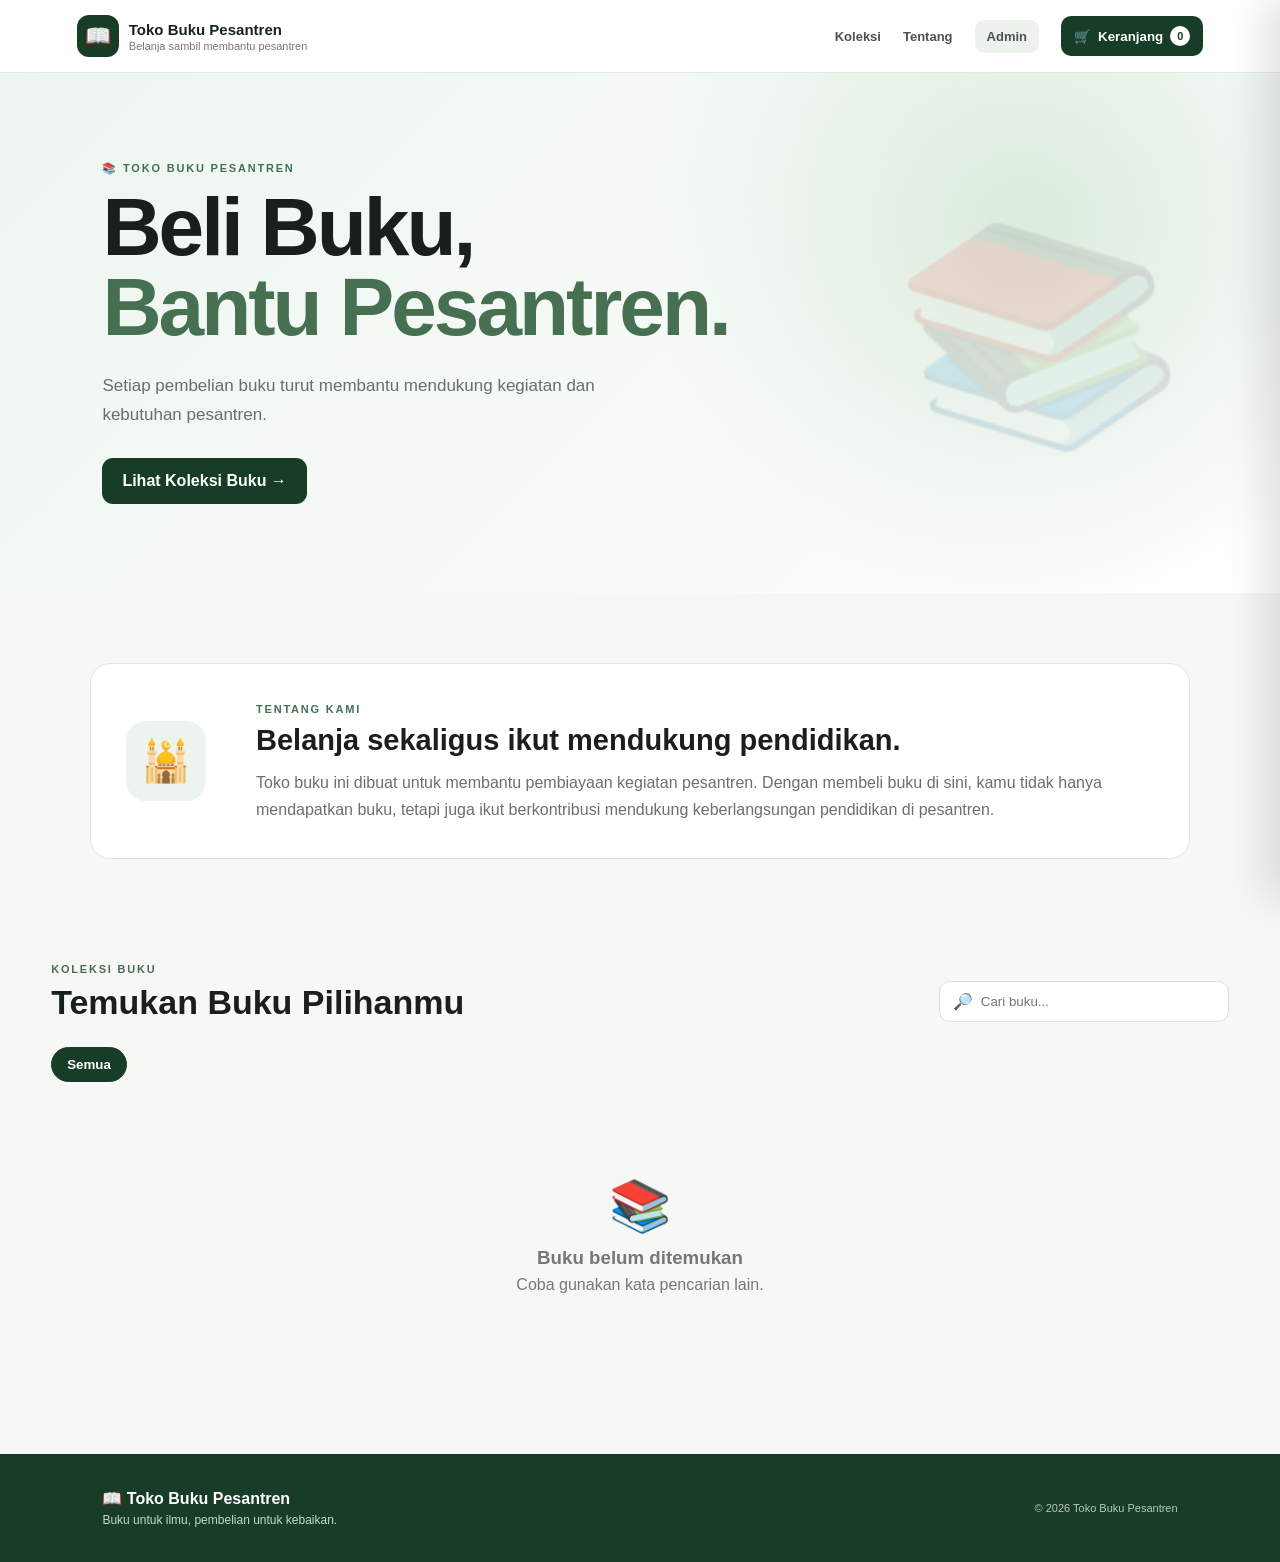
<file: index.html>
<!DOCTYPE html>
<html lang="id">
<head>
  <meta charset="UTF-8">
  <meta name="viewport" content="width=device-width, initial-scale=1.0">

  <title>Toko Buku Pesantren</title>

  <link rel="stylesheet" href="style.css">
</head>

<body>

  <!-- NAVBAR -->

  <header class="navbar">

    <a href="#" class="brand">
      <div class="brand-icon">📖</div>

      <div>
        <strong>Toko Buku Pesantren</strong>
        <span>Belanja sambil membantu pesantren</span>
      </div>
    </a>

    <div class="nav-actions">

      <a href="#koleksi">
        Koleksi
      </a>

      <a href="#tentang">
        Tentang
      </a>

      <a href="admin.html" class="admin-link">
        Admin
      </a>

      <button
        id="cartButton"
        class="cart-button"
      >
        🛒
        <span>Keranjang</span>
        <b id="cartCount">0</b>
      </button>

    </div>

  </header>


  <!-- HERO -->

  <section class="hero">

    <div class="hero-content">

      <div class="hero-label">
        📚 TOKO BUKU PESANTREN
      </div>

      <h1>
        Beli Buku,<br>
        <span>Bantu Pesantren.</span>
      </h1>

      <p>
        Setiap pembelian buku turut membantu
        mendukung kegiatan dan kebutuhan
        pesantren.
      </p>

      <a
        href="#koleksi"
        class="hero-button"
      >
        Lihat Koleksi Buku →
      </a>

    </div>

    <div class="hero-decoration">
      📚
    </div>

  </section>


  <!-- ABOUT -->

  <section
    id="tentang"
    class="about"
  >

    <div class="about-icon">
      🕌
    </div>

    <div>

      <span class="section-label">
        TENTANG KAMI
      </span>

      <h2>
        Belanja sekaligus ikut
        mendukung pendidikan.
      </h2>

      <p>
        Toko buku ini dibuat untuk membantu
        pembiayaan kegiatan pesantren.
        Dengan membeli buku di sini, kamu
        tidak hanya mendapatkan buku,
        tetapi juga ikut berkontribusi
        mendukung keberlangsungan pendidikan
        di pesantren.
      </p>

    </div>

  </section>


  <!-- COLLECTION -->

  <main
    id="koleksi"
    class="shop"
  >

    <div class="shop-heading">

      <div>

        <span class="section-label">
          KOLEKSI BUKU
        </span>

        <h2>
          Temukan Buku Pilihanmu
        </h2>

      </div>

      <div class="search-box">

        🔎

        <input
          id="searchInput"
          type="search"
          placeholder="Cari buku..."
        >

      </div>

    </div>


    <!-- CATEGORIES -->

    <div
      id="categoryList"
      class="categories"
    ></div>


    <!-- BOOKS -->

    <div
      id="bookGrid"
      class="book-grid"
    ></div>

  </main>


  <!-- CART OVERLAY -->

  <div
    id="cartOverlay"
    class="overlay"
  ></div>


  <!-- CART -->

  <aside
    id="cartPanel"
    class="cart-panel"
  >

    <div class="cart-header">

      <div>
        <span class="section-label">
          PESANAN
        </span>

        <h2>
          Keranjang
        </h2>
      </div>

      <button
        id="closeCart"
        class="close-button"
      >
        ×
      </button>

    </div>


    <div
      id="cartItems"
      class="cart-items"
    ></div>


    <div class="cart-footer">

      <div class="cart-total">

        <span>
          Total
        </span>

        <strong id="cartTotal">
          Rp0
        </strong>

      </div>

      <button
        id="checkoutButton"
        class="checkout-button"
      >
        💬 Pesan via WhatsApp
      </button>

      <small>
        Pesanan akan dikirim ke WhatsApp
        untuk dikonfirmasi.
      </small>

    </div>

  </aside>


  <!-- FOOTER -->

  <footer>

    <div>

      <strong>
        📖 Toko Buku Pesantren
      </strong>

      <p>
        Buku untuk ilmu, pembelian
        untuk kebaikan.
      </p>

    </div>

    <div>
      © 2026 Toko Buku Pesantren
    </div>

  </footer>

  <!-- CHECKOUT MODAL -->

<div id="checkoutModal" class="checkout-modal">

  <div class="checkout-box">

    <div class="checkout-header">

      <div>
        <span class="section-label">
          CHECKOUT
        </span>

        <h2>Data Pembeli</h2>
      </div>

      <button
        id="closeCheckout"
        class="close-button"
        type="button"
      >
        ×
      </button>

    </div>


    <form id="checkoutForm">

      <label>
        Nama Lengkap
        <input
          id="customerName"
          type="text"
          placeholder="Masukkan nama lengkap"
          required
        >
      </label>


      <label>
        Nomor WhatsApp
        <input
          id="customerPhone"
          type="tel"
          placeholder="08xxxxxxxxxx"
          required
        >
      </label>


      <label>
        Pilihan Pengiriman

        <select
          id="deliveryMethod"
          required
        >

          <option value="">
            Pilih pengiriman
          </option>

          <option value="Ambil langsung">
            🏫 Ambil langsung
          </option>

          <option value="Dikirim">
            🚚 Dikirim
          </option>

        </select>

      </label>


      <label
        id="addressGroup"
        class="address-group"
      >

        Alamat Lengkap

        <textarea
          id="customerAddress"
          rows="3"
          placeholder="Nama jalan, nomor rumah, kecamatan, kota..."
        ></textarea>

      </label>


      <label>

        Catatan Pesanan

        <textarea
          id="customerNote"
          rows="3"
          placeholder="Contoh: Tolong dikirim sore hari."
        ></textarea>

      </label>


      <div class="checkout-summary">

        <div>
          <span>
            Total Buku
          </span>

          <strong id="checkoutBookCount">
            0
          </strong>
        </div>


        <div class="checkout-grand-total">

          <span>
            Total
          </span>

          <strong id="checkoutGrandTotal">
            Rp0
          </strong>

        </div>

      </div>


      <button
        type="submit"
        class="checkout-submit"
      >
        💬 Lanjut ke WhatsApp
      </button>

    </form>

  </div>

</div>


  <script src="script.js"></script>

</body>
</html>
</file>
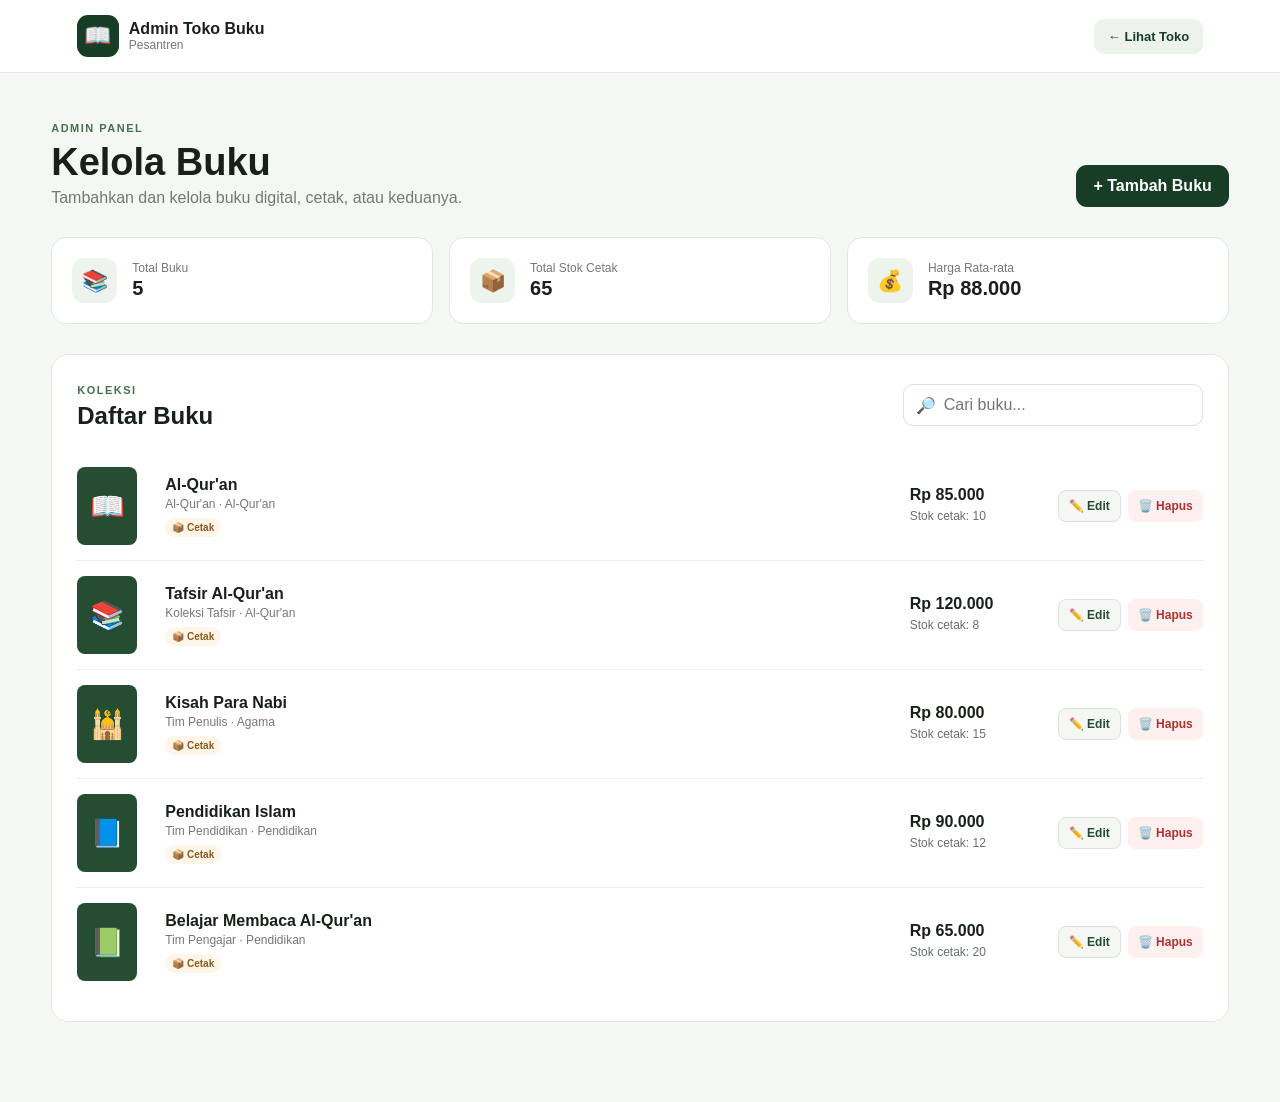
<file: admin.html>
<!DOCTYPE html>
<html lang="id">
<head>
  <meta charset="UTF-8">
  <meta name="viewport" content="width=device-width, initial-scale=1.0">
  <title>Admin - Toko Buku Pesantren</title>
  <link rel="stylesheet" href="admin.css">
</head>

<body>
  <header class="admin-navbar">
    <div class="admin-brand">
      <div class="admin-logo">📖</div>
      <div>
        <strong>Admin Toko Buku</strong>
        <span>Pesantren</span>
      </div>
    </div>

    <a href="index.html" class="store-link">← Lihat Toko</a>
  </header>

  <main class="admin-container">
    <div class="page-heading">
      <div>
        <span>ADMIN PANEL</span>
        <h1>Kelola Buku</h1>
        <p>Tambahkan dan kelola buku digital, cetak, atau keduanya.</p>
      </div>
      <button id="addNewBookButton" class="primary-button">+ Tambah Buku</button>
    </div>

    <section class="stats">
      <div class="stat-card">
        <span>📚</span>
        <div>
          <small>Total Buku</small>
          <strong id="totalBooks">0</strong>
        </div>
      </div>

      <div class="stat-card">
        <span>📦</span>
        <div>
          <small>Total Stok Cetak</small>
          <strong id="totalStock">0</strong>
        </div>
      </div>

      <div class="stat-card">
        <span>💰</span>
        <div>
          <small>Harga Rata-rata</small>
          <strong id="averagePrice">Rp0</strong>
        </div>
      </div>
    </section>

    <section id="bookFormSection" class="form-section hidden">
      <div class="section-title">
        <div>
          <span>FORM BUKU</span>
          <h2 id="formTitle">Tambah Buku</h2>
        </div>
        <button id="cancelForm" class="close-form" type="button">×</button>
      </div>

      <form id="bookForm">
        <input type="hidden" id="bookId">

        <div class="form-grid">
          <div class="cover-upload">
            <div id="coverPreview" class="cover-preview">📖</div>

            <label class="upload-button">
              🖼️ Pilih Cover
              <input type="file" id="bookImage" accept="image/*" hidden>
            </label>

            <small>JPG, PNG atau WEBP</small>
          </div>

          <div class="form-fields">
            <label>
              Judul Buku
              <input id="bookTitle" type="text" placeholder="Contoh: Belajar Membaca Al-Qur'an" required>
            </label>

            <label>
              Penulis
              <input id="bookAuthor" type="text" placeholder="Nama penulis" required>
            </label>

            <label>
              Jenis Produk
              <select id="productType" required>
                <option value="digital">Digital</option>
                <option value="print">Cetak</option>
                <option value="both">Digital + Cetak</option>
              </select>
            </label>

            <div id="digitalFields" class="variant-box">
              <div class="variant-title">💻 Produk Digital</div>

              <label>
                Harga Digital
                <input id="digitalPrice" type="number" min="0" placeholder="25000">
              </label>

              <label>
                Link / File Digital
                <input id="digitalLink" type="url" placeholder="https://...">
                <small class="field-help">
                  Masukkan link download/akses file. Untuk file besar, gunakan penyimpanan seperti Google Drive.
                </small>
              </label>
            </div>

            <div id="printFields" class="variant-box">
              <div class="variant-title">📦 Produk Cetak</div>

              <div class="two-columns">
                <label>
                  Harga Cetak
                  <input id="printPrice" type="number" min="0" placeholder="85000">
                </label>

                <label>
                  Stok Cetak
                  <input id="printStock" type="number" min="0" placeholder="10">
                </label>
              </div>
            </div>

            <label>
              Kategori
              <select id="bookCategory" required>
                <option value="">Pilih kategori</option>
                <option value="Al-Qur'an">Al-Qur'an</option>
                <option value="Agama">Agama</option>
                <option value="Pendidikan">Pendidikan</option>
                <option value="Novel">Novel</option>
                <option value="Motivasi">Motivasi</option>
                <option value="Anak">Anak</option>
                <option value="Lainnya">Lainnya</option>
              </select>
            </label>

            <label>
              Deskripsi
              <textarea id="bookDescription" rows="5" placeholder="Tulis deskripsi buku..."></textarea>
            </label>

            <div class="form-actions">
              <button type="button" id="cancelFormBottom" class="secondary-button">Batal</button>
              <button type="submit" class="primary-button">💾 Simpan Buku</button>
            </div>
          </div>
        </div>
      </form>
    </section>

    <section class="books-section">
      <div class="list-heading">
        <div>
          <span>KOLEKSI</span>
          <h2>Daftar Buku</h2>
        </div>

        <div class="admin-search">
          🔎
          <input id="adminSearch" type="text" placeholder="Cari buku...">
        </div>
      </div>

      <div id="adminBookList" class="admin-book-list"></div>
    </section>
  </main>

  <div id="notification" class="notification"></div>

  <script src="admin.js"></script>
</body>
</html>
</file>
<file: style.css>
* {
  box-sizing: border-box;
  margin: 0;
  padding: 0;
}

html {
  scroll-behavior: smooth;
}

body {
  font-family: Arial, Helvetica, sans-serif;
  background: #f7f8f5;
  color: #182019;
}

/* =========================
   NAVBAR
========================= */

.navbar {
  position: sticky;
  top: 0;
  z-index: 100;
  display: flex;
  align-items: center;
  justify-content: space-between;
  gap: 20px;
  padding: 15px 6%;
  background: rgba(255, 255, 255, 0.95);
  border-bottom: 1px solid #e5e9e4;
  backdrop-filter: blur(15px);
}

.brand {
  display: flex;
  align-items: center;
  gap: 10px;
  color: #17241a;
  text-decoration: none;
}

.brand-icon {
  width: 42px;
  height: 42px;
  display: flex;
  align-items: center;
  justify-content: center;
  border-radius: 12px;
  background: #173d27;
  font-size: 21px;
}

.brand strong {
  display: block;
  font-size: 15px;
}

.brand span {
  display: block;
  margin-top: 2px;
  color: #777;
  font-size: 11px;
}

.nav-actions {
  display: flex;
  align-items: center;
  gap: 22px;
}

.nav-actions > a {
  color: #4b554d;
  text-decoration: none;
  font-size: 13px;
  font-weight: 700;
}

.admin-link {
  padding: 9px 12px;
  border-radius: 9px;
  background: #edf2ed;
}

.cart-button {
  position: relative;
  display: flex;
  align-items: center;
  gap: 7px;
  border: 0;
  border-radius: 10px;
  padding: 10px 13px;
  background: #173d27;
  color: white;
  cursor: pointer;
  font-weight: 700;
}

.cart-button b {
  min-width: 20px;
  height: 20px;
  display: flex;
  align-items: center;
  justify-content: center;
  border-radius: 50%;
  background: white;
  color: #173d27;
  font-size: 11px;
}

/* =========================
   HERO
========================= */

.hero {
  position: relative;
  overflow: hidden;
  min-height: 520px;
  display: flex;
  align-items: center;
  padding: 70px 8%;
  background:
    radial-gradient(
      circle at 80% 30%,
      #dcebdd,
      transparent 35%
    ),
    linear-gradient(
      135deg,
      #edf5ee,
      #ffffff
    );
}

.hero-content {
  position: relative;
  z-index: 2;
  max-width: 650px;
}

.hero-label,
.section-label {
  color: #477052;
  font-size: 11px;
  font-weight: 900;
  letter-spacing: 1.8px;
}

.hero h1 {
  margin-top: 12px;
  font-size: clamp(45px, 7vw, 82px);
  line-height: 0.98;
  letter-spacing: -3px;
}

.hero h1 span {
  color: #477052;
}

.hero p {
  max-width: 520px;
  margin-top: 25px;
  color: #667069;
  font-size: 17px;
  line-height: 1.7;
}

.hero-button {
  display: inline-block;
  margin-top: 28px;
  padding: 14px 20px;
  border-radius: 11px;
  background: #173d27;
  color: white;
  text-decoration: none;
  font-weight: 800;
}

.hero-decoration {
  position: absolute;
  right: 8%;
  font-size: 220px;
  opacity: 0.13;
  transform: rotate(-10deg);
}

/* =========================
   ABOUT
========================= */

.about {
  width: min(1100px, 90%);
  margin: 70px auto;
  display: grid;
  grid-template-columns: 100px 1fr;
  gap: 30px;
  align-items: center;
  padding: 35px;
  border: 1px solid #e0e6df;
  border-radius: 20px;
  background: white;
}

.about-icon {
  width: 80px;
  height: 80px;
  display: flex;
  align-items: center;
  justify-content: center;
  border-radius: 20px;
  background: #edf4ed;
  font-size: 40px;
}

.about h2 {
  max-width: 700px;
  margin-top: 7px;
  font-size: 29px;
}

.about p {
  max-width: 850px;
  margin-top: 12px;
  color: #68716a;
  line-height: 1.7;
}

/* =========================
   SHOP
========================= */

.shop {
  width: min(1240px, 92%);
  margin: 0 auto;
  padding: 30px 0 90px;
}

.shop-heading {
  display: flex;
  justify-content: space-between;
  align-items: flex-end;
  gap: 25px;
}

.shop-heading h2 {
  margin-top: 6px;
  font-size: 34px;
}

.search-box {
  width: 290px;
  display: flex;
  align-items: center;
  gap: 8px;
  padding: 0 13px;
  border: 1px solid #dce2dc;
  border-radius: 11px;
  background: white;
}

.search-box input {
  width: 100%;
  border: 0;
  outline: 0;
  padding: 12px 0;
  background: transparent;
}

/* =========================
   CATEGORIES
========================= */

.categories {
  display: flex;
  gap: 8px;
  overflow-x: auto;
  padding: 25px 0;
  scrollbar-width: none;
}

.categories::-webkit-scrollbar {
  display: none;
}

.category-button {
  white-space: nowrap;
  border: 1px solid #dce2dc;
  border-radius: 30px;
  padding: 9px 15px;
  background: white;
  color: #4f5951;
  cursor: pointer;
  font-weight: 700;
}

.category-button.active {
  background: #173d27;
  border-color: #173d27;
  color: white;
}

/* =========================
   BOOK GRID
========================= */

.book-grid {
  display: grid;
  grid-template-columns: repeat(4, minmax(0, 1fr));
  gap: 24px;
  width: 100%;
}

/* =========================
   BOOK CARD
========================= */

.book-card {
  display: flex;
  flex-direction: column;
  min-width: 0;
  overflow: hidden;
  border: 1px solid #e1e6e1;
  border-radius: 18px;
  background: #ffffff;
  transition:
    transform 0.2s ease,
    box-shadow 0.2s ease;
}

.book-card:hover {
  transform: translateY(-4px);
  box-shadow:
    0 14px 32px rgba(30, 50, 35, 0.11);
}

/* =========================
   COVER
   ========================= */

.book-cover {
  position: relative;
  width: 100%;
  height: 320px;
  display: flex;
  align-items: center;
  justify-content: center;
  overflow: hidden;
  background:
    linear-gradient(
      145deg,
      #173d27,
      #477052
    );
  color: white;
  font-size: 70px;
  line-height: 1;
}

.book-cover img {
  display: block;
  width: 100%;
  height: 100%;
  object-fit: cover;
}

/* =========================
   PRODUCT BADGE
========================= */

.product-badge {
  position: absolute;
  top: 12px;
  right: 12px;
  z-index: 10;
  display: inline-flex;
  align-items: center;
  justify-content: center;
  max-width: calc(100% - 24px);
  padding: 7px 10px;
  border-radius: 9px;
  background: rgba(255, 255, 255, 0.96);
  color: #173d27;
  font-size: 10px !important;
  line-height: 1.2 !important;
  font-weight: 900;
  white-space: nowrap;
  box-shadow:
    0 3px 10px rgba(0, 0, 0, 0.08);
}

/* =========================
   BOOK INFO
========================= */

.book-info {
  display: flex;
  flex-direction: column;
  flex: 1;
  min-width: 0;
  padding: 20px 21px 21px;
}

/* =========================
   CATEGORY
========================= */

.book-category {
  display: block;
  margin: 0 0 6px;
  color: #477052;
  font-size: 9px;
  line-height: 1.2;
  font-weight: 900;
  text-transform: uppercase;
  letter-spacing: 1px;
}

/* =========================
   TITLE
========================= */

.book-title {
  margin: 0;
  color: #182019;
  font-size: 18px;
  line-height: 1.35;
  font-weight: 800;

  display: -webkit-box;
  -webkit-box-orient: vertical;
  -webkit-line-clamp: 2;
  line-clamp: 2;
  overflow: hidden;

  min-height: 49px;
}

/* =========================
   AUTHOR
========================= */

.book-author {
  display: block;
  margin: 7px 0 0;
  color: #777;
  font-size: 12px;
  line-height: 1.4;

  white-space: nowrap;
  overflow: hidden;
  text-overflow: ellipsis;
}

/* =========================
   DESCRIPTION
========================= */

.book-description {
  display: -webkit-box;
  margin: 7px 0 0;
  color: #4f5951;
  font-size: 12px;
  line-height: 1.5;

  -webkit-line-clamp: 2;
  line-clamp: 2;
  -webkit-box-orient: vertical;

  overflow: hidden;
  min-height: 36px;
}

/* =========================
   PRODUCT TYPE
========================= */

.book-type {
  display: inline-flex;
  align-items: center;
  align-self: flex-start;
  margin-top: 9px;
  padding: 5px 8px;
  border-radius: 7px;
  background: #edf3ed;
  color: #477052;
  font-size: 9px !important;
  line-height: 1.2 !important;
  font-weight: 900;
  white-space: nowrap;
}

/* =========================
   PRICE AREA
========================= */

.book-bottom {
  display: flex;
  align-items: flex-end;
  justify-content: space-between;
  gap: 14px;
  width: 100%;
  margin-top: auto;
  padding-top: 17px;
  min-width: 0;
}

.book-price {
  flex: 1;
  min-width: 0;
  margin: 0;
  color: #182019;
  font-size: 17px;
  line-height: 1.3;
  font-weight: 900;
  overflow-wrap: anywhere;
}

/* =========================
   STOCK
========================= */

.stock-info {
  display: block;
  margin-top: 6px;
  color: #68716a;
  font-size: 10px !important;
  line-height: 1.3 !important;
  font-weight: 600;
}

/* =========================
   BOOK BUTTON
========================= */

.book-card button {
  box-sizing: border-box;
  appearance: none;
  -webkit-appearance: none;

  display: inline-flex !important;
  align-items: center;
  justify-content: center;
  flex-shrink: 0;

  min-width: 88px;
  height: 36px;

  margin: 0;
  padding: 0 14px;

  border: 0 !important;
  outline: none;
  border-radius: 10px;

  background: #edf3ed !important;
  color: #173d27 !important;

  font-family: Arial, Helvetica, sans-serif;
  font-size: 11px !important;
  line-height: 1 !important;
  font-weight: 900 !important;
  text-align: center;

  white-space: nowrap;
  cursor: pointer;

  box-shadow: none;

  transition:
    background 0.18s ease,
    color 0.18s ease,
    transform 0.18s ease,
    box-shadow 0.18s ease;
}

.book-card button:hover {
  background: #173d27 !important;
  color: #ffffff !important;
  transform: translateY(-2px);

  box-shadow:
    0 6px 14px rgba(23, 61, 39, 0.18);
}

.book-card button:active {
  transform: translateY(0);
  box-shadow: none;
}

.book-card button:disabled {
  background: #e5e8e5 !important;
  color: #999 !important;
  cursor: not-allowed;
  transform: none;
  box-shadow: none;
}

/* =========================
   STOCK HABIS
========================= */

.stock-out {
  opacity: 0.7;
}

.stock-out button {
  background: #eeeeee !important;
  color: #999999 !important;
  cursor: not-allowed;
}

/* =========================
   EMPTY BOOKS
========================= */

.empty-books {
  grid-column: 1 / -1;
  padding: 70px 20px;
  text-align: center;
  color: #777;
}

/* =========================
   CART OVERLAY
========================= */

.overlay {
  position: fixed;
  inset: 0;
  z-index: 150;

  background: rgba(0, 0, 0, 0.4);

  opacity: 0;
  pointer-events: none;

  transition: 0.25s;
}

.overlay.show {
  opacity: 1;
  pointer-events: auto;
}

/* =========================
   CART PANEL
========================= */

.cart-panel {
  position: fixed;
  top: 0;
  right: 0;
  z-index: 200;

  width: min(430px, 100%);
  height: 100vh;

  display: flex;
  flex-direction: column;

  background: white;

  box-shadow:
    -15px 0 40px rgba(0, 0, 0, 0.12);

  transform: translateX(100%);
  transition: 0.3s;
}

.cart-panel.open {
  transform: translateX(0);
}

/* =========================
   CART HEADER
========================= */

.cart-header {
  display: flex;
  align-items: center;
  justify-content: space-between;

  padding: 23px;

  border-bottom: 1px solid #e6eae6;
}

.cart-header h2 {
  margin-top: 3px;
}

.close-button {
  width: 35px;
  height: 35px;

  border: 0;
  border-radius: 50%;

  background: #edf0ed;

  cursor: pointer;
  font-size: 22px;
}

/* =========================
   CART ITEMS
========================= */

.cart-items {
  flex: 1;
  overflow-y: auto;
  padding: 20px;
}

.cart-item {
  display: grid;
  grid-template-columns: 60px 1fr auto;

  gap: 12px;
  align-items: center;

  padding: 13px 0;

  border-bottom: 1px solid #edf0ed;
}

.cart-item-cover {
  width: 60px;
  height: 75px;

  display: flex;
  align-items: center;
  justify-content: center;

  overflow: hidden;

  border-radius: 8px;

  background: #173d27;
  color: white;
}

.cart-item-cover img {
  width: 100%;
  height: 100%;
  object-fit: cover;
}

.cart-item h3 {
  font-size: 14px;
}

.cart-item-price {
  margin-top: 4px;
  color: #477052;
  font-size: 12px;
  font-weight: 800;
}

.cart-item-variant {
  display: inline-block;
  margin-top: 4px;
  padding: 3px 6px;

  border-radius: 5px;

  background: #edf3ed;
  color: #477052;

  font-size: 9px;
  line-height: 1.2;
  font-weight: 900;
}

/* =========================
   QUANTITY
========================= */

.quantity {
  display: flex;
  align-items: center;
  gap: 7px;
  margin-top: 8px;
}

.quantity button {
  width: 24px;
  height: 24px;

  border: 1px solid #dce2dc;
  border-radius: 6px;

  background: white;

  cursor: pointer;
}

.remove-item {
  border: 0;
  background: transparent;

  color: #a33;

  cursor: pointer;
  font-size: 11px;
}

/* =========================
   EMPTY CART
========================= */

.empty-cart {
  padding: 55px 20px;

  color: #777;

  font-size: 13px;
  line-height: 1.6;

  text-align: center;
}

/* =========================
   CART FOOTER
========================= */

.cart-footer {
  padding: 20px;
  border-top: 1px solid #e5e9e5;
}

.cart-total {
  display: flex;
  align-items: center;
  justify-content: space-between;

  margin-bottom: 15px;
}

.cart-total strong {
  font-size: 21px;
}

.checkout-button {
  width: 100%;

  border: 0;
  border-radius: 11px;

  padding: 14px;

  background: #173d27;
  color: white;

  cursor: pointer;
  font-weight: 900;
}

.checkout-button:disabled {
  opacity: 0.5;
  cursor: not-allowed;
}

.cart-footer small {
  display: block;
  margin-top: 9px;

  color: #888;

  text-align: center;
  font-size: 10px;
}

/* =========================
   FOOTER
========================= */

footer {
  display: flex;
  align-items: center;
  justify-content: space-between;

  gap: 20px;

  padding: 35px 8%;

  background: #173d27;
  color: white;
}

footer p {
  margin-top: 5px;
  color: #c8d6cb;
  font-size: 12px;
}

footer > div:last-child {
  color: #b8c9bb;
  font-size: 11px;
}

/* =========================
   CHECKOUT MODAL
========================= */

.checkout-modal {
  position: fixed;
  inset: 0;
  z-index: 300;

  display: flex;
  align-items: center;
  justify-content: center;

  padding: 20px;

  background: rgba(0, 0, 0, 0.5);

  opacity: 0;
  visibility: hidden;
  pointer-events: none;

  transition: 0.25s;
}

.checkout-modal.show {
  opacity: 1;
  visibility: visible;
  pointer-events: auto;
}

.checkout-box {
  width: min(500px, 100%);
  max-height: 90vh;

  overflow-y: auto;

  border-radius: 20px;

  background: white;

  box-shadow:
    0 25px 70px rgba(0, 0, 0, 0.2);
}

.checkout-header {
  display: flex;
  align-items: center;
  justify-content: space-between;

  padding: 23px;

  border-bottom: 1px solid #e5e9e5;
}

.checkout-header h2 {
  margin-top: 4px;
}

#checkoutForm {
  padding: 23px;
}

#checkoutForm label {
  display: block;

  margin-bottom: 17px;

  color: #374238;

  font-size: 13px;
  font-weight: 800;
}

#checkoutForm input,
#checkoutForm select,
#checkoutForm textarea {
  display: block;

  width: 100%;

  margin-top: 7px;

  padding: 12px;

  border: 1px solid #dce2dc;
  border-radius: 10px;

  outline: none;

  background: white;
  color: #182019;

  font-family: inherit;
  font-size: 14px;

  resize: vertical;
}

#checkoutForm input:focus,
#checkoutForm select:focus,
#checkoutForm textarea:focus {
  border-color: #477052;

  box-shadow:
    0 0 0 3px rgba(71, 112, 82, 0.1);
}

/* =========================
   ADDRESS
========================= */

.address-group {
  display: none !important;
}

.address-group.show {
  display: block !important;
}

/* =========================
   CHECKOUT SUMMARY
========================= */

.checkout-summary {
  margin-top: 10px;

  padding: 17px;

  border-radius: 12px;

  background: #f1f5f1;
}

.checkout-summary > div {
  display: flex;
  align-items: center;
  justify-content: space-between;

  gap: 15px;

  color: #68716a;

  font-size: 13px;
}

.checkout-grand-total {
  margin-top: 10px;

  padding-top: 10px;

  border-top: 1px solid #dce4dc;

  color: #182019 !important;
}

.checkout-grand-total strong {
  color: #173d27;
  font-size: 20px;
}

.checkout-submit {
  width: 100%;

  margin-top: 18px;

  padding: 14px;

  border: 0;
  border-radius: 11px;

  background: #173d27;
  color: white;

  cursor: pointer;

  font-size: 14px;
  font-weight: 900;
}

.checkout-submit:hover {
  background: #245a38;
}

/* =========================
   VARIANT MODAL
========================= */

.variant-choice-modal {
  position: fixed;
  inset: 0;
  z-index: 500;

  display: flex;
  align-items: center;
  justify-content: center;

  padding: 20px;

  background: rgba(0, 0, 0, 0.5);

  opacity: 0;
  visibility: hidden;
  pointer-events: none;

  transition: 0.25s;
}

.variant-choice-modal.show {
  opacity: 1;
  visibility: visible;
  pointer-events: auto;
}

.variant-choice-box {
  width: min(430px, 100%);

  padding: 25px;

  border-radius: 18px;

  background: #ffffff;

  box-shadow:
    0 25px 70px rgba(0, 0, 0, 0.2);
}

.variant-choice-box h3 {
  margin: 0 0 6px;

  color: #182019;

  font-size: 21px;
  line-height: 1.3;
}

.variant-choice-box p {
  margin: 0 0 18px;

  color: #68716a;

  font-size: 13px;
  line-height: 1.5;
}

.variant-option {
  width: 100%;

  display: flex;
  align-items: center;
  justify-content: space-between;

  gap: 15px;

  margin-top: 10px;

  padding: 14px;

  border: 1px solid #dce2dc;
  border-radius: 12px;

  background: #ffffff;
  color: #182019;

  cursor: pointer;

  font-family: Arial, Helvetica, sans-serif;
  text-align: left;

  transition:
    border-color 0.18s ease,
    background 0.18s ease;
}

.variant-option:hover {
  border-color: #477052;
  background: #f1f5f1;
}

.variant-option strong {
  display: block;

  font-size: 14px;
  line-height: 1.3;
}

.variant-option span {
  display: block;

  margin-top: 3px;

  color: #477052;

  font-size: 12px;
  line-height: 1.3;
  font-weight: 800;
}

.variant-option.disabled {
  opacity: 0.5;

  cursor: not-allowed;

  background: #f5f5f5;
}

.variant-cancel {
  width: 100%;

  margin-top: 12px;

  padding: 11px;

  border: 0;
  border-radius: 10px;

  background: #edf0ed;
  color: #374238;

  cursor: pointer;

  font-family: Arial, Helvetica, sans-serif;
  font-weight: 800;
}

.variant-cancel:hover {
  background: #e1e6e1;
}

/* =========================
   HIDDEN
========================= */

.hidden {
  display: none !important;
}

/* =========================
   TABLET
========================= */

@media (max-width: 1100px) {
  .book-grid {
    grid-template-columns: repeat(3, minmax(0, 1fr));
    gap: 20px;
  }

  .book-cover {
    height: 300px;
  }
}

/* =========================
   MOBILE / TABLET
========================= */

@media (max-width: 900px) {
  .nav-actions > a {
    display: none;
  }

  .hero {
    min-height: 470px;
    padding: 60px 7%;
  }

  .hero-decoration {
    right: -40px;
    font-size: 150px;
  }

  .book-grid {
    grid-template-columns: repeat(3, minmax(0, 1fr));
  }
}

/* =========================
   MOBILE
========================= */

@media (max-width: 650px) {
  .navbar {
    padding: 12px 4%;
  }

  .brand span {
    display: none;
  }

  .cart-button span {
    display: none;
  }

  .hero {
    min-height: 480px;
    padding: 55px 7%;
  }

  .hero h1 {
    letter-spacing: -2px;
  }

  .hero p {
    font-size: 15px;
  }

  .hero-decoration {
    opacity: 0.08;
    right: -20px;
    bottom: -20px;
  }

  .about {
    grid-template-columns: 1fr;

    margin: 45px auto;

    padding: 25px;
  }

  .shop {
    width: 94%;
  }

  .shop-heading {
    align-items: flex-start;
    flex-direction: column;
  }

  .shop-heading h2 {
    font-size: 27px;
  }

  .search-box {
    width: 100%;
  }

  .book-grid {
    grid-template-columns: repeat(2, minmax(0, 1fr));
    gap: 14px;
  }

  .book-cover {
    height: 240px;
  }

  .book-info {
    padding: 16px 15px 17px;
  }

  .book-title {
    font-size: 15px;
    min-height: 40px;
  }

  .book-author {
    font-size: 10px;
  }

  .book-description {
    font-size: 11px;
    min-height: 32px;
  }

  .book-price {
    font-size: 14px;
  }

  .book-bottom {
    gap: 8px;
    padding-top: 14px;
  }

  .book-card button {
    min-width: 72px;
    height: 32px;
    padding: 0 9px;
    border-radius: 8px;
    font-size: 10px !important;
  }

  .product-badge {
    top: 7px;
    right: 7px;

    max-width: calc(100% - 14px);

    padding: 5px 7px;

    font-size: 9px !important;
  }

  .stock-info {
    font-size: 9px !important;
  }

  footer {
    align-items: flex-start;
    flex-direction: column;
  }

  .checkout-modal {
    padding: 10px;
  }

  .checkout-box {
    max-height: 94vh;
    border-radius: 16px;
  }

  .variant-choice-box {
    padding: 20px;
    border-radius: 15px;
  }
}

/* =========================
   SMALL MOBILE
========================= */

@media (max-width: 390px) {
  .book-grid {
    grid-template-columns: 1fr;
  }

  .book-cover {
    height: 300px;
  }

  .book-info {
    padding: 18px;
  }
}
</file>
<file: admin.css>
* {
  box-sizing: border-box;
  margin: 0;
  padding: 0;
}

body {
  font-family: Arial, Helvetica, sans-serif;
  background: #f5f7f5;
  color: #182019;
}

button,
input,
select,
textarea {
  font: inherit;
}

button {
  cursor: pointer;
}

/* NAVBAR */
.admin-navbar {
  position: sticky;
  top: 0;
  z-index: 50;
  display: flex;
  align-items: center;
  justify-content: space-between;
  padding: 15px 6%;
  background: white;
  border-bottom: 1px solid #e3e7e3;
}

.admin-brand {
  display: flex;
  align-items: center;
  gap: 10px;
}

.admin-logo {
  width: 42px;
  height: 42px;
  display: flex;
  align-items: center;
  justify-content: center;
  border-radius: 11px;
  background: #173d27;
  font-size: 22px;
}

.admin-brand strong {
  display: block;
}

.admin-brand span {
  display: block;
  color: #777;
  font-size: 12px;
}

.store-link {
  padding: 10px 14px;
  border-radius: 10px;
  background: #edf2ed;
  color: #173d27;
  text-decoration: none;
  font-size: 13px;
  font-weight: 700;
}

/* CONTAINER */
.admin-container {
  width: min(1200px, 92%);
  margin: auto;
  padding: 45px 0 80px;
}

/* HEADING */
.page-heading {
  display: flex;
  align-items: flex-end;
  justify-content: space-between;
  gap: 20px;
  margin-bottom: 30px;
}

.page-heading > div > span,
.section-title span,
.list-heading span {
  color: #477052;
  font-size: 11px;
  font-weight: 900;
  letter-spacing: 1.5px;
}

.page-heading h1 {
  margin-top: 5px;
  font-size: 38px;
}

.page-heading p {
  margin-top: 5px;
  color: #727a73;
}

/* BUTTONS */
.primary-button {
  border: 0;
  border-radius: 11px;
  padding: 12px 17px;
  background: #173d27;
  color: white;
  font-weight: 800;
}

.primary-button:hover {
  opacity: 0.88;
}

.secondary-button {
  border: 1px solid #d9ded9;
  border-radius: 11px;
  padding: 12px 17px;
  background: white;
  color: #333;
  font-weight: 700;
}

/* STATS */
.stats {
  display: grid;
  grid-template-columns: repeat(3, 1fr);
  gap: 16px;
  margin-bottom: 30px;
}

.stat-card {
  display: flex;
  align-items: center;
  gap: 15px;
  padding: 20px;
  border: 1px solid #e2e7e2;
  border-radius: 15px;
  background: white;
}

.stat-card > span {
  width: 45px;
  height: 45px;
  display: flex;
  align-items: center;
  justify-content: center;
  border-radius: 12px;
  background: #edf4ed;
  font-size: 21px;
}

.stat-card small {
  display: block;
  margin-bottom: 2px;
  color: #777;
  font-size: 12px;
}

.stat-card strong {
  font-size: 20px;
}

/* FORM */
.form-section {
  margin-bottom: 30px;
  padding: 25px;
  border: 1px solid #dce4dc;
  border-radius: 17px;
  background: white;
}

.hidden {
  display: none !important;
}

.section-title {
  display: flex;
  justify-content: space-between;
  margin-bottom: 25px;
}

.section-title h2 {
  margin-top: 4px;
  font-size: 24px;
}

.close-form {
  width: 36px;
  height: 36px;
  border: 0;
  border-radius: 50%;
  background: #edf0ed;
  font-size: 23px;
}

/* FORM GRID */
.form-grid {
  display: grid;
  grid-template-columns: 230px 1fr;
  gap: 35px;
}

/* COVER */
.cover-upload {
  display: flex;
  flex-direction: column;
  align-items: center;
  gap: 10px;
}

.cover-preview {
  width: 200px;
  height: 270px;
  display: flex;
  align-items: center;
  justify-content: center;
  overflow: hidden;
  border-radius: 13px;
  background: linear-gradient(145deg, #173d27, #477052);
  color: white;
  font-size: 65px;
}

.cover-preview img {
  width: 100%;
  height: 100%;
  object-fit: cover;
}

.upload-button {
  display: inline-block;
  padding: 10px 14px;
  border-radius: 10px;
  background: #edf2ed;
  color: #173d27;
  cursor: pointer;
  font-size: 13px;
  font-weight: 800;
}

.cover-upload small {
  color: #888;
  font-size: 11px;
}

/* FIELDS */
.form-fields {
  display: flex;
  flex-direction: column;
  gap: 16px;
}

.form-fields label {
  display: flex;
  flex-direction: column;
  gap: 6px;
  color: #444;
  font-size: 13px;
  font-weight: 700;
}

.form-fields input,
.form-fields select,
.form-fields textarea {
  width: 100%;
  padding: 12px 13px;
  border: 1px solid #dce1dc;
  border-radius: 10px;
  outline: none;
  background: white;
  color: #222;
}

.form-fields textarea {
  resize: vertical;
}

.form-fields input:focus,
.form-fields select:focus,
.form-fields textarea:focus {
  border-color: #477052;
}

.two-columns {
  display: grid;
  grid-template-columns: 1fr 1fr;
  gap: 12px;
}

.variant-box {
  padding: 17px;
  border: 1px solid #dce5dd;
  border-radius: 13px;
  background: #f8faf8;
  display: flex;
  flex-direction: column;
  gap: 14px;
}

.variant-title {
  color: #173d27;
  font-size: 14px;
  font-weight: 900;
}

.field-help {
  color: #777;
  font-size: 11px;
  line-height: 1.45;
  font-weight: 400;
}

.form-actions {
  display: flex;
  justify-content: flex-end;
  gap: 10px;
  margin-top: 5px;
}

/* BOOK LIST */
.books-section {
  padding: 25px;
  border: 1px solid #e2e7e2;
  border-radius: 17px;
  background: white;
}

.list-heading {
  display: flex;
  align-items: center;
  justify-content: space-between;
  gap: 20px;
  margin-bottom: 22px;
}

.list-heading h2 {
  margin-top: 4px;
  font-size: 24px;
}

.admin-search {
  display: flex;
  align-items: center;
  gap: 8px;
  width: 300px;
  padding: 0 12px;
  border: 1px solid #dce1dc;
  border-radius: 10px;
}

.admin-search input {
  width: 100%;
  padding: 11px 0;
  border: 0;
  outline: 0;
}

/* BOOK ITEM */
.admin-book-list {
  display: flex;
  flex-direction: column;
}

.admin-book {
  display: grid;
  grid-template-columns: 70px 1fr auto auto;
  align-items: center;
  gap: 18px;
  padding: 15px 0;
  border-bottom: 1px solid #edf0ed;
}

.admin-book:last-child {
  border-bottom: 0;
}

.admin-cover {
  width: 60px;
  height: 78px;
  display: flex;
  align-items: center;
  justify-content: center;
  overflow: hidden;
  border-radius: 8px;
  background: #244d32;
  color: white;
  font-size: 28px;
}

.admin-cover img {
  width: 100%;
  height: 100%;
  object-fit: cover;
}

.admin-book-info h3 {
  margin-bottom: 3px;
  font-size: 16px;
}

.admin-book-info p {
  color: #777;
  font-size: 12px;
}

.admin-book-meta {
  margin-top: 7px;
  display: flex;
  flex-wrap: wrap;
  gap: 6px;
}

.badge {
  display: inline-flex;
  align-items: center;
  padding: 4px 7px;
  border-radius: 999px;
  background: #edf4ed;
  color: #315a3c;
  font-size: 10px;
  font-weight: 800;
}

.badge.digital {
  background: #eef3ff;
  color: #35558e;
}

.badge.print {
  background: #fff5e9;
  color: #8a5a19;
}

.admin-book-price {
  min-width: 130px;
  font-weight: 800;
}

.admin-stock {
  margin-top: 4px;
  color: #68716a;
  font-size: 12px;
  line-height: 1.45;
}

.admin-actions {
  display: flex;
  gap: 7px;
}

.edit-button,
.delete-button {
  padding: 8px 10px;
  border-radius: 8px;
  font-size: 12px;
  font-weight: 700;
  cursor: pointer;
}

.edit-button {
  border: 1px solid #dbe3db;
  background: #f4f7f4;
  color: #244d32;
}

.delete-button {
  border: 0;
  background: #fff0f0;
  color: #a33;
}

/* EMPTY */
.empty {
  padding: 50px 20px;
  color: #777;
  text-align: center;
}

/* NOTIFICATION */
.notification {
  position: fixed;
  right: 25px;
  bottom: 25px;
  z-index: 500;
  max-width: calc(100% - 50px);
  padding: 13px 18px;
  border-radius: 10px;
  background: #173d27;
  color: white;
  font-size: 13px;
  font-weight: 700;
  transform: translateY(100px);
  opacity: 0;
  transition: 0.3s;
}

.notification.show {
  transform: translateY(0);
  opacity: 1;
}

/* MOBILE */
@media (max-width: 750px) {
  .admin-container {
    width: 92%;
    padding-top: 30px;
  }

  .page-heading {
    align-items: flex-start;
    flex-direction: column;
  }

  .stats {
    grid-template-columns: 1fr;
  }

  .form-grid {
    grid-template-columns: 1fr;
  }

  .cover-upload {
    align-items: flex-start;
  }

  .list-heading {
    align-items: flex-start;
    flex-direction: column;
  }

  .admin-search {
    width: 100%;
  }

  .admin-book {
    grid-template-columns: 60px 1fr;
  }

  .admin-book-price,
  .admin-book-actions {
    grid-column: 2;
  }

  .admin-stock {
    grid-column: 2;
  }

  .admin-actions {
    grid-column: 2;
  }

  .two-columns {
    grid-template-columns: 1fr;
  }
}
</file>
